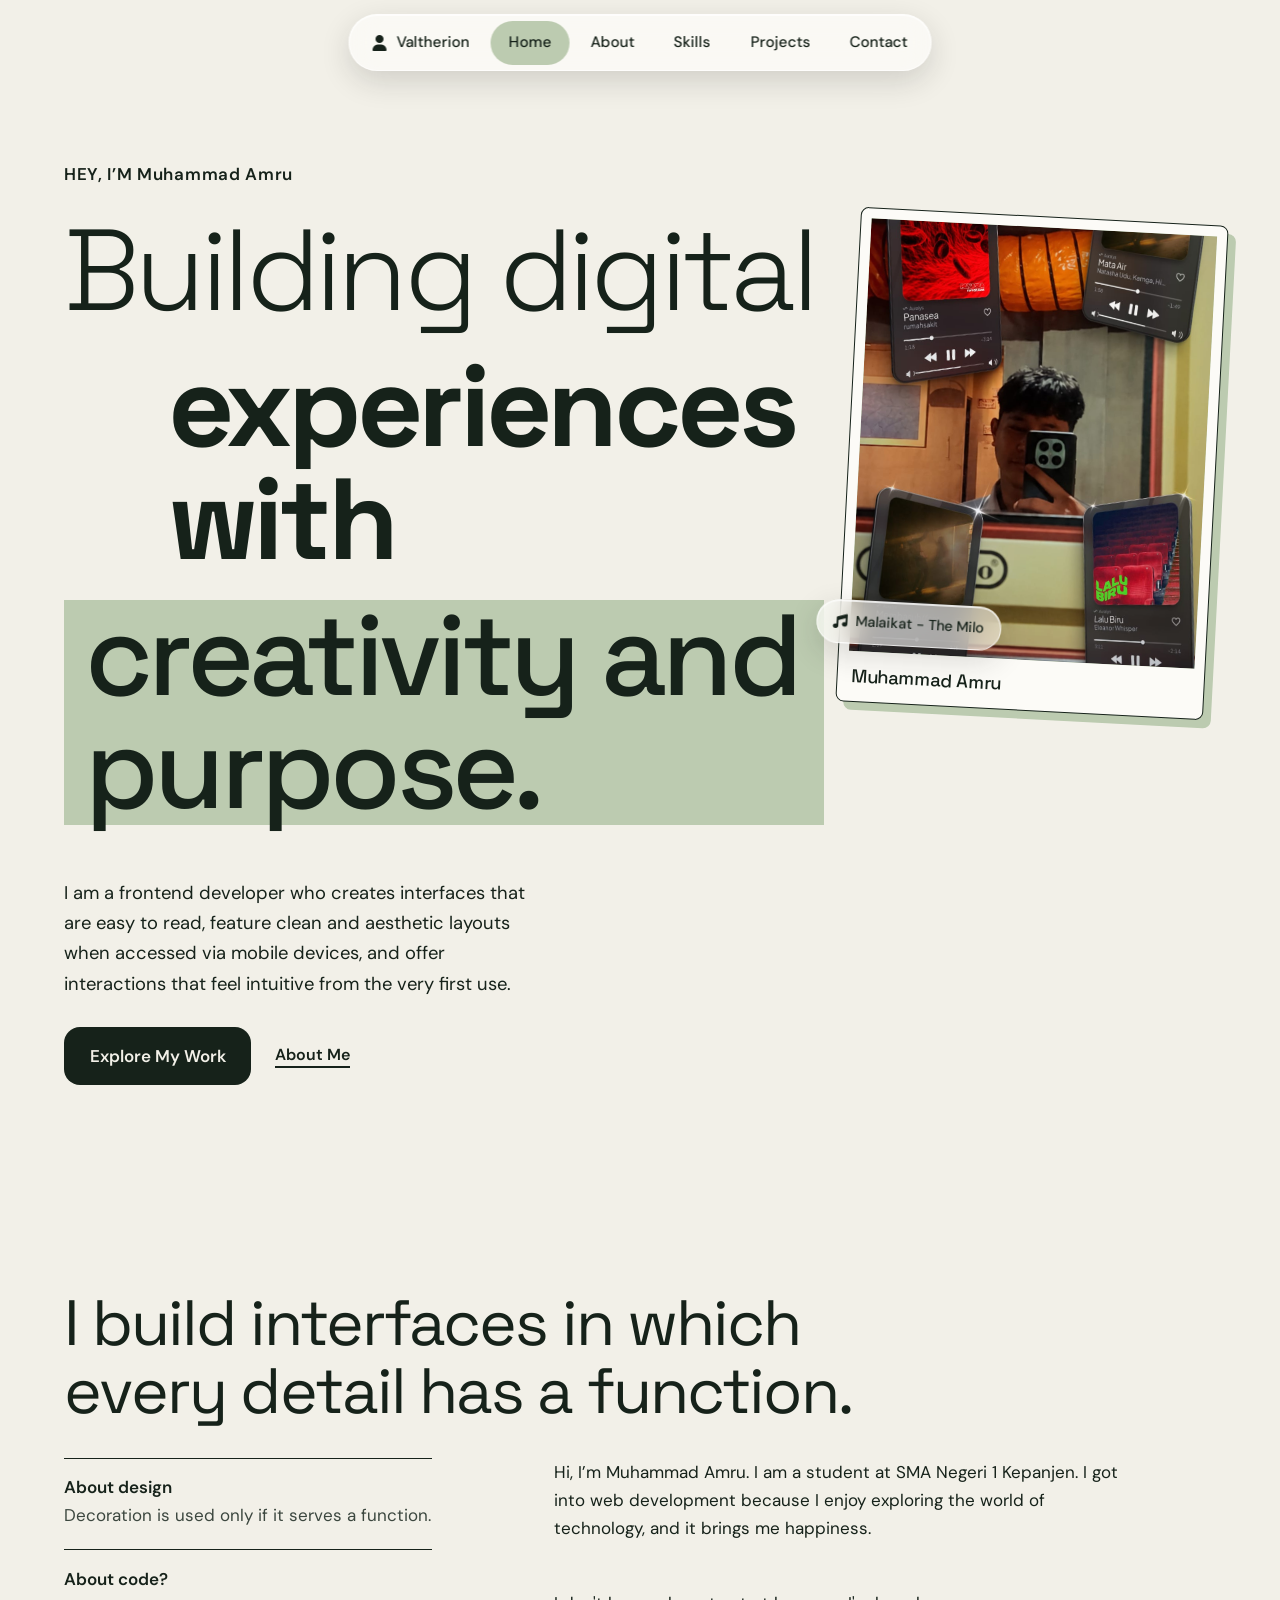
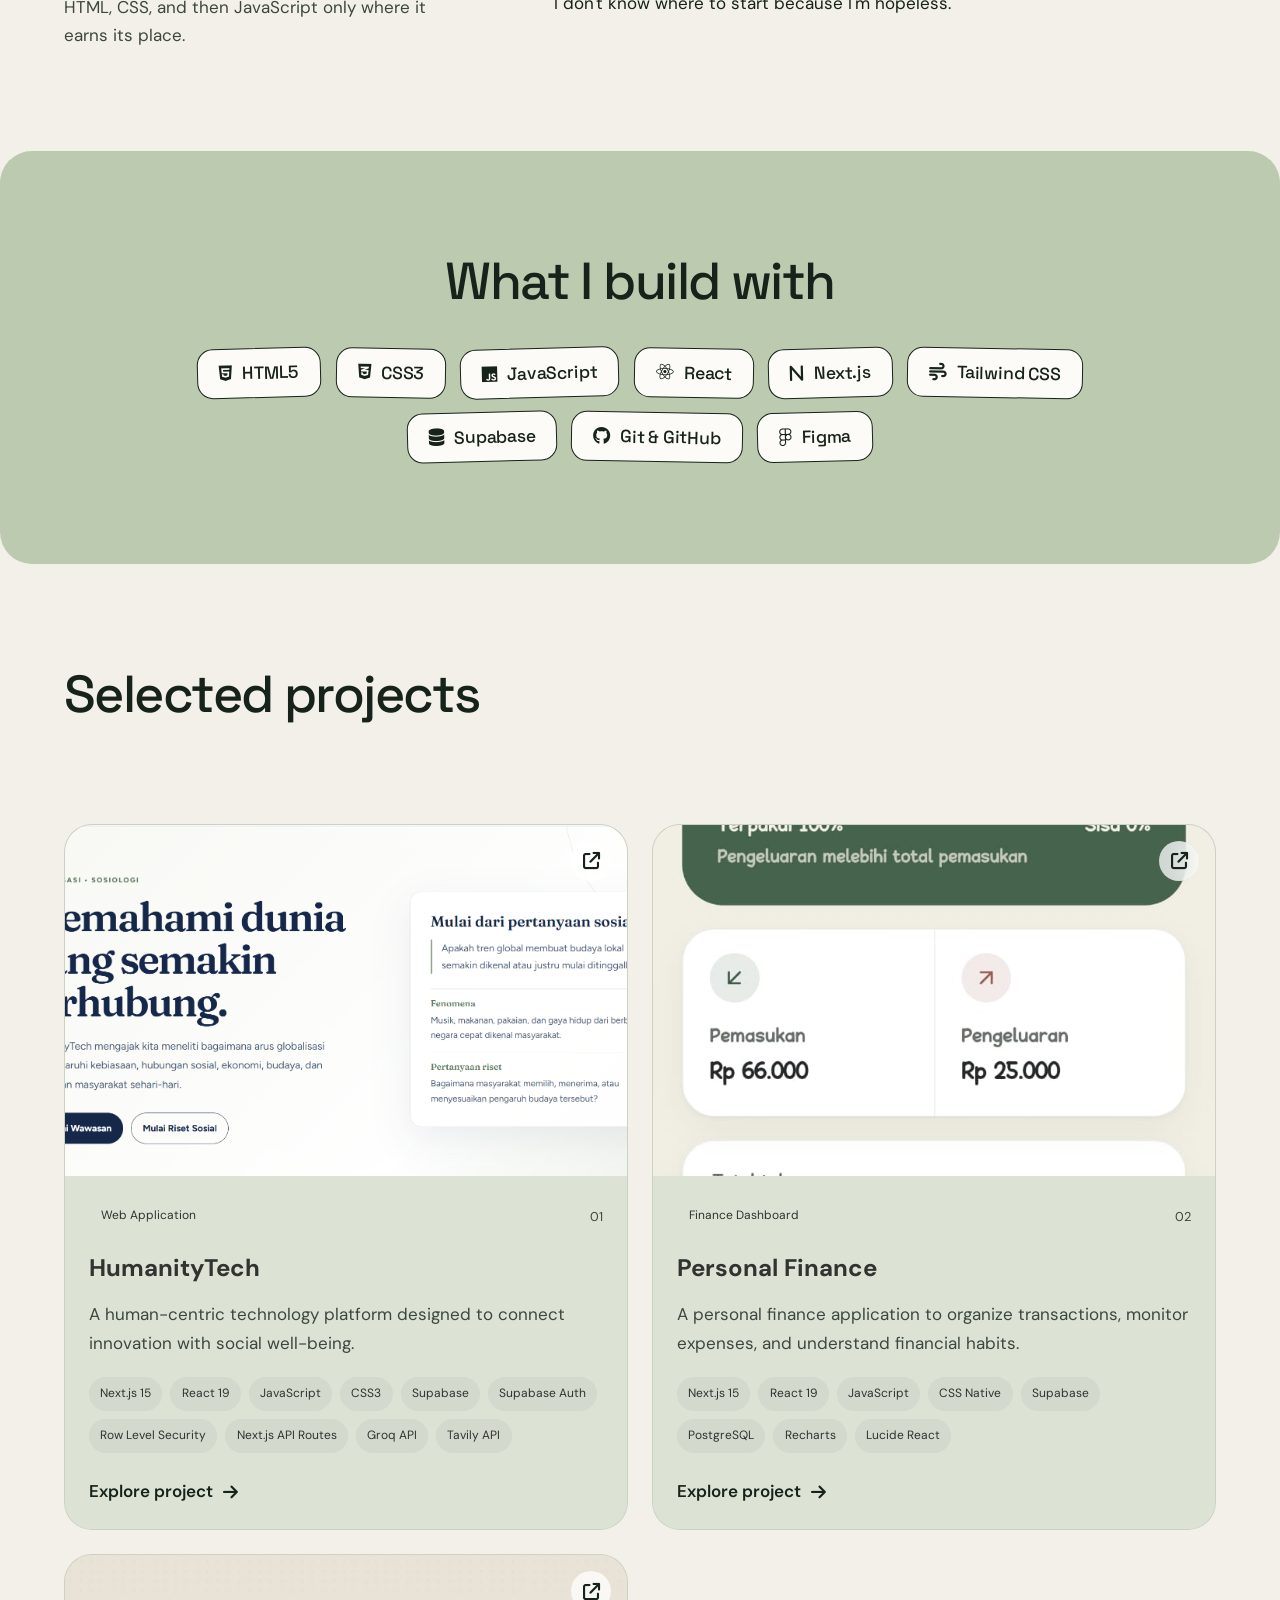
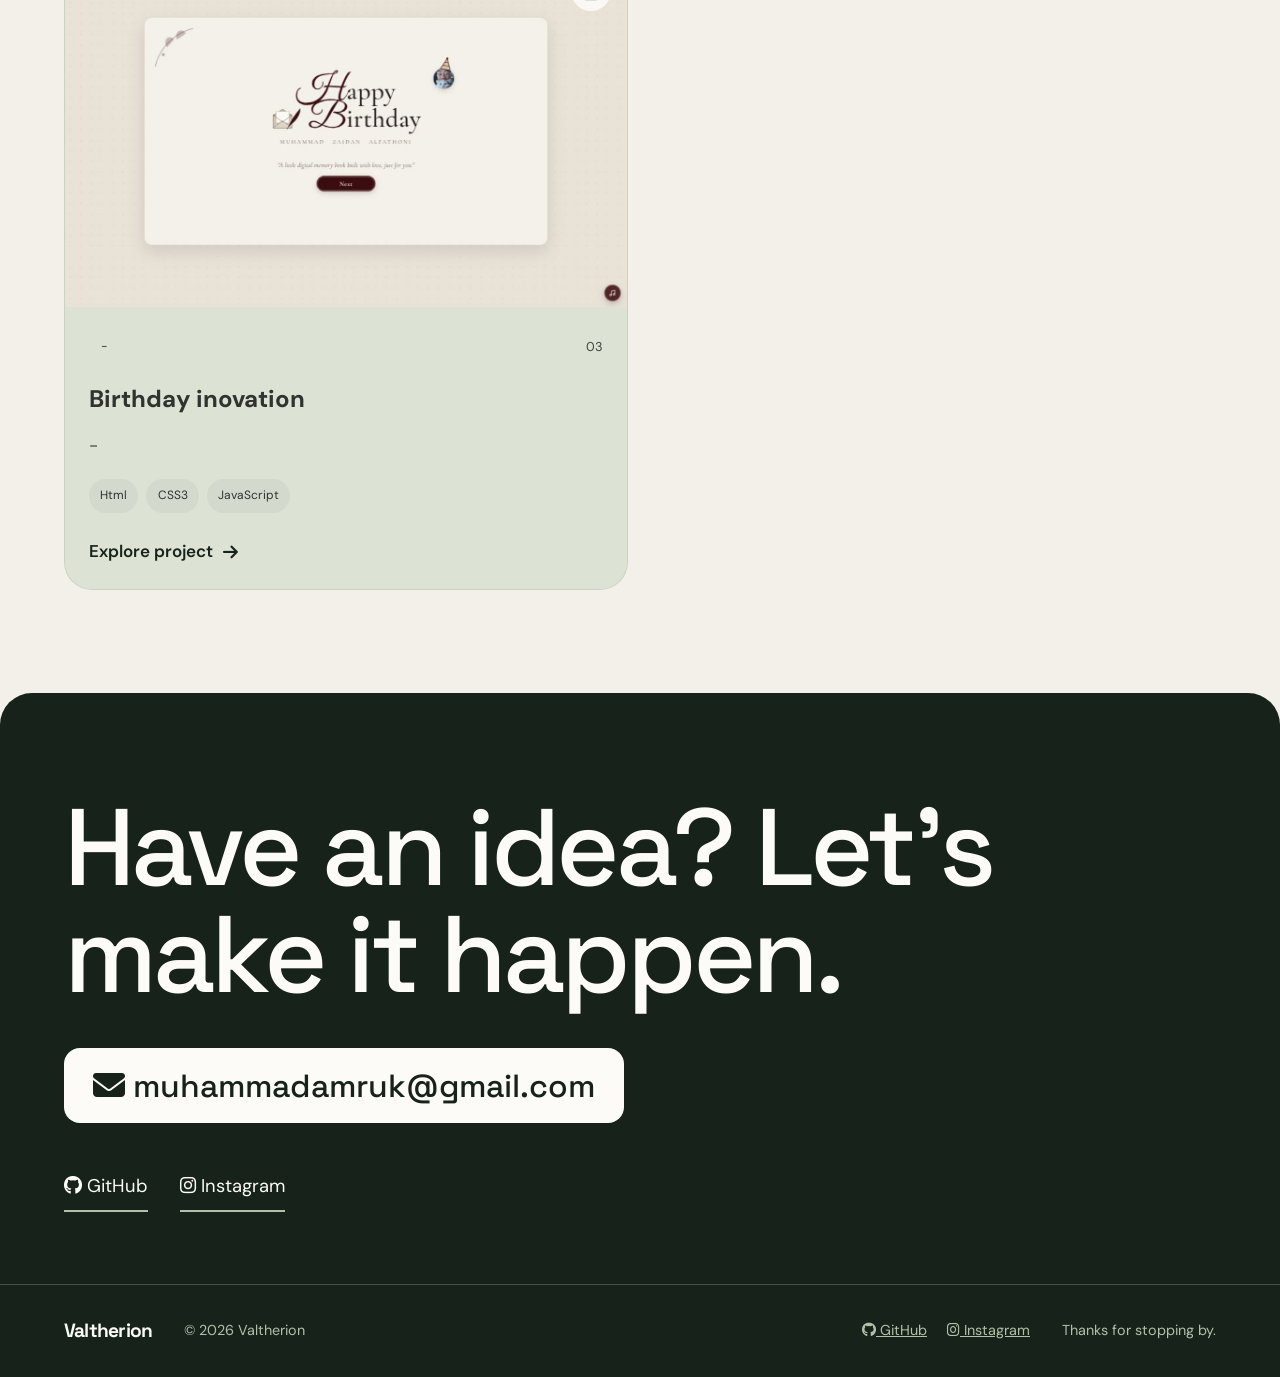
<file: index.html>
<!doctype html>
<html lang="en">
  <head>
    <meta charset="utf-8" />
    <meta
      name="viewport"
      content="width=device-width, initial-scale=1, viewport-fit=cover"
    />
    <title>Valtherion | Frontend Developer</title>
    <meta
      name="description"
      content="Portfolio of Valtherion, a frontend developer building digital experiences with creativity and purpose."
    />
    <meta name="theme-color" content="#F2F0E8" />
    <link rel="preconnect" href="https://fonts.googleapis.com" />
    <link rel="preconnect" href="https://fonts.gstatic.com" crossorigin />
    <link
      rel="stylesheet"
      href="https://fonts.googleapis.com/css2?family=Space+Grotesk:wght@300..700&family=DM+Sans:opsz,wght@9..40,300..700&display=swap"
    />
    <link rel="stylesheet" href="Css/styles.css" />
    <link
      rel="stylesheet"
      href="https://cdnjs.cloudflare.com/ajax/libs/font-awesome/6.7.2/css/all.min.css"
    />
    <script>
      document.documentElement.classList.add("js");
    </script>
    <script src="Js/script.js" defer></script>
  </head>

  <body>
    <a class="skip" href="#main">Skip to content</a>

    <nav class="dock" aria-label="Primary">
      <a class="dock__logo" href="#home" aria-label="Valtherion, home">
        <i class="fa-solid fa-user" aria-hidden="true"></i>
        Valtherion
      </a>
      <a href="#home"
        ><svg viewBox="0 0 24 24" aria-hidden="true">
          <path d="M4 11l8-7 8 7v9h-5v-6H9v6H4z" /></svg
        ><span>Home</span></a
      >
      <a href="#about"
        ><svg viewBox="0 0 24 24" aria-hidden="true">
          <circle cx="12" cy="8" r="4" />
          <path d="M4 21c1-4 4-6 8-6s7 2 8 6" /></svg
        ><span>About</span></a
      >
      <a href="#skills"
        ><svg viewBox="0 0 24 24" aria-hidden="true">
          <path d="M9 7l-5 5 5 5M15 7l5 5-5 5" /></svg
        ><span>Skills</span></a
      >
      <a href="#projects"
        ><svg viewBox="0 0 24 24" aria-hidden="true">
          <rect x="3" y="5" width="18" height="14" rx="3" />
          <path d="M3 10h18" /></svg
        ><span>Projects</span></a
      >
      <a href="#contact"
        ><svg viewBox="0 0 24 24" aria-hidden="true">
          <rect x="3" y="5" width="18" height="14" rx="3" />
          <path d="M4 7l8 6 8-6" /></svg
        ><span>Contact</span></a
      >
    </nav>

    <main id="main">
      <section class="hero" id="home">
        <p class="hero__hello">HEY, I’M Muhammad Amru</p>
        <h1 class="hero__title">
          <span class="line"><span style="--i: 0">Building digital</span></span>
          <span class="line"><span style="--i: 1">experiences with</span></span>
          <span class="line"
            ><span style="--i: 2">creativity and purpose.</span></span
          >
        </h1>
        <p class="hero__text">
          I am a frontend developer who creates interfaces that are easy to
          read, feature clean and aesthetic layouts when accessed via mobile
          devices, and offer interactions that feel intuitive from the very
          first use.
        </p>
        <div class="hero__actions">
          <a class="btn" href="#projects">Explore My Work</a>
          <a class="link" href="#about">About Me</a>
        </div>
        <figure class="portrait">
          <div class="portrait__frame">
            <span>Your photo here</span
            ><img
              src="asset/img/94703184-b3c8-4012-ac55-1d113bb50a33.jpg"
              alt="Portrait of Muhammad Amru"
              width="800"
              height="1000"
              decoding="async"
            />
          </div>
          <figcaption>Muhammad Amru</figcaption>
          <p class="portrait__chip">
            <i class="fa-solid fa-music" aria-hidden="true"></i>
            Malaikat - The Milo
          </p>
        </figure>
      </section>

      <section class="about" id="about" aria-labelledby="about-title">
        <h2 class="about__lead" id="about-title">
          I build interfaces in which every detail has a function.
        </h2>
        <div class="about__text reveal">
          <p>
            Hi, I’m Muhammad Amru. I am a student at SMA Negeri 1 Kepanjen. I
            got into web development because I enjoy exploring the world of
            technology, and it brings me happiness.
          </p>
          <p>I don't know where to start because I'm hopeless.</p>
        </div>
        <dl class="about__beliefs reveal">
          <div>
            <dt>About design</dt>
            <dd>Decoration is used only if it serves a function.</dd>
          </div>
          <div>
            <dt>About code?</dt>
            <dd>
              HTML, CSS, and then JavaScript only where it earns its place.
            </dd>
          </div>
        </dl>
      </section>

      <section class="skills" id="skills" aria-labelledby="skills-title">
        <h2 class="skills__title" id="skills-title">What I build with</h2>

        <ul class="chips">
          <li class="chip">
            <i class="fa-brands fa-html5" aria-hidden="true"></i>
            HTML5
          </li>

          <li class="chip">
            <i class="fa-brands fa-css3-alt" aria-hidden="true"></i>
            CSS3
          </li>

          <li class="chip">
            <i class="fa-brands fa-js" aria-hidden="true"></i>
            JavaScript
          </li>

          <li class="chip">
            <i class="fa-brands fa-react" aria-hidden="true"></i>
            React
          </li>

          <li class="chip">
            <i class="fa-solid fa-n" aria-hidden="true"></i>
            Next.js
          </li>

          <li class="chip">
            <i class="fa-solid fa-wind" aria-hidden="true"></i>
            Tailwind CSS
          </li>

          <li class="chip">
            <i class="fa-solid fa-database" aria-hidden="true"></i>
            Supabase
          </li>

          <li class="chip">
            <i class="fa-brands fa-github" aria-hidden="true"></i>
            Git &amp; GitHub
          </li>

          <li class="chip">
            <i class="fa-brands fa-figma" aria-hidden="true"></i>
            Figma
          </li>
        </ul>
      </section>

      <section class="projects" id="projects" aria-labelledby="projects-title">
        <h2 class="projects__title" id="projects-title">Selected projects</h2>

        <div class="projects__grid">
          <article class="project-card">
            <a
              href="https://humanitytech.vercel.app/"
              target="_blank"
              rel="noopener noreferrer"
              class="project-card__image"
            >
              <img
                src="asset/img/humanitytech.png"
                alt="HumanityTech website preview"
                loading="lazy"
              />
              <span class="project-card__arrow">
                <i class="fa-solid fa-arrow-up-right-from-square"></i>
              </span>
            </a>

            <div class="project-card__content">
              <div class="project-card__top">
                <span class="project-card__category">Web Application</span>
                <span class="project-card__number">01</span>
              </div>

              <h3 class="project-card__title">HumanityTech</h3>

              <p class="project-card__description">
                A human-centric technology platform designed to connect
                innovation with social well-being.
              </p>

              <ul class="project-card__stack">
                <li>Next.js 15</li>
                <li>React 19</li>
                <li>JavaScript</li>
                <li>CSS3</li>
                <li>Supabase</li>
                <li>Supabase Auth</li>
                <li>Row Level Security</li>
                <li>Next.js API Routes</li>
                <li>Groq API</li>
                <li>Tavily API</li>
              </ul>

              <a
                href="https://humanitytech.vercel.app/"
                target="_blank"
                rel="noopener noreferrer"
                class="project-card__link"
              >
                Explore project
                <i class="fa-solid fa-arrow-right"></i>
              </a>
            </div>
          </article>

          <article class="project-card">
            <a
              href="./page/prank.html"
              target="_blank"
              rel="noopener noreferrer"
              class="project-card__image"
            >
              <img
                src="asset/img/personal-finance.jpg"
                alt="Personal Finance website preview"
                loading="lazy"
              />
              <span class="project-card__arrow">
                <i class="fa-solid fa-arrow-up-right-from-square"></i>
              </span>
            </a>

            <div class="project-card__content">
              <div class="project-card__top">
                <span class="project-card__category">Finance Dashboard</span>
                <span class="project-card__number">02</span>
              </div>

              <h3 class="project-card__title">Personal Finance</h3>

              <p class="project-card__description">
                A personal finance application to organize transactions, monitor
                expenses, and understand financial habits.
              </p>

              <ul class="project-card__stack">
                <li>Next.js 15</li>
                <li>React 19</li>
                <li>JavaScript</li>
                <li>CSS Native</li>
                <li>Supabase</li>
                <li>PostgreSQL</li>
                <li>Recharts</li>
                <li>Lucide React</li>
              </ul>

              <a
                href="./page/prank.html"
                target="_blank"
                rel="noopener noreferrer"
                class="project-card__link"
              >
                Explore project
                <i class="fa-solid fa-arrow-right"></i>
              </a>
            </div>
          </article>

          <article class="project-card">
            <a
              href="https://birthday-invitation-chi-six.vercel.app/"
              target="_blank"
              rel="noopener noreferrer"
              class="project-card__image"
            >
              <img
                src="asset/img/birthday.jpg"
                alt="Birthday inovation"
                loading="lazy"
              />
              <span class="project-card__arrow">
                <i class="fa-solid fa-arrow-up-right-from-square"></i>
              </span>
            </a>

            <div class="project-card__content">
              <div class="project-card__top">
                <span class="project-card__category">-</span>
                <span class="project-card__number">03</span>
              </div>

              <h3 class="project-card__title">Birthday inovation</h3>

              <p class="project-card__description">
                -
              </p>

              <ul class="project-card__stack">
                <li>Html</li>
                <li>CSS3</li>
                <li>JavaScript</li>
              </ul>

              <a
                href="https://birthday-invitation-chi-six.vercel.app/"
                target="_blank"
                rel="noopener noreferrer"
                class="project-card__link"
              >
                Explore project
                <i class="fa-solid fa-arrow-right"></i>
              </a>
            </div>
          </article>
        </div>
      </section>

      <section class="contact" id="contact" aria-labelledby="contact-title">
        <h2 class="contact__title" id="contact-title">
          Have an idea? Let’s make it happen.
        </h2>
        <a class="btn btn--big" href="mailto:muhammadamruk@gmail.com">
          <i class="fa-solid fa-envelope"></i>
          muhammadamruk@gmail.com
        </a>
        <ul class="socials" aria-label="Social links">
          <li>
            <a href="https://github.com/Amruu1" rel="noopener">
              <i class="fa-brands fa-github"></i>
              GitHub</a
            >
          </li>
          <li>
            <a
              href="https://www.instagram.com/xyzzooraa?dmpr=Mjl5dTVoajR6Y3Rx"
              rel="noopener"
            >
              <i class="fa-brands fa-instagram"></i>
              Instagram</a
            >
          </li>
        </ul>
      </section>
    </main>

    <footer class="footer">
      <a class="footer__logo" href="#home" aria-label="Back to top"
        >Valtherion</a
      >
      <p>© 2026 Valtherion</p>
      <ul class="footer__social">
        <li>
          <a href="https://github.com/Amruu1" rel="noopener">
            <i class="fa-brands fa-github"></i>
            GitHub</a
          >
        </li>
        <li>
          <a
            href="https://www.instagram.com/xyzzooraa?dmpr=Mjl5dTVoajR6Y3Rx"
            rel="noopener"
          >
            <i class="fa-brands fa-instagram"></i>
            Instagram</a
          >
        </li>
      </ul>
      <p>Thanks for stopping by.</p>
    </footer>
</body>
</html>
</file>
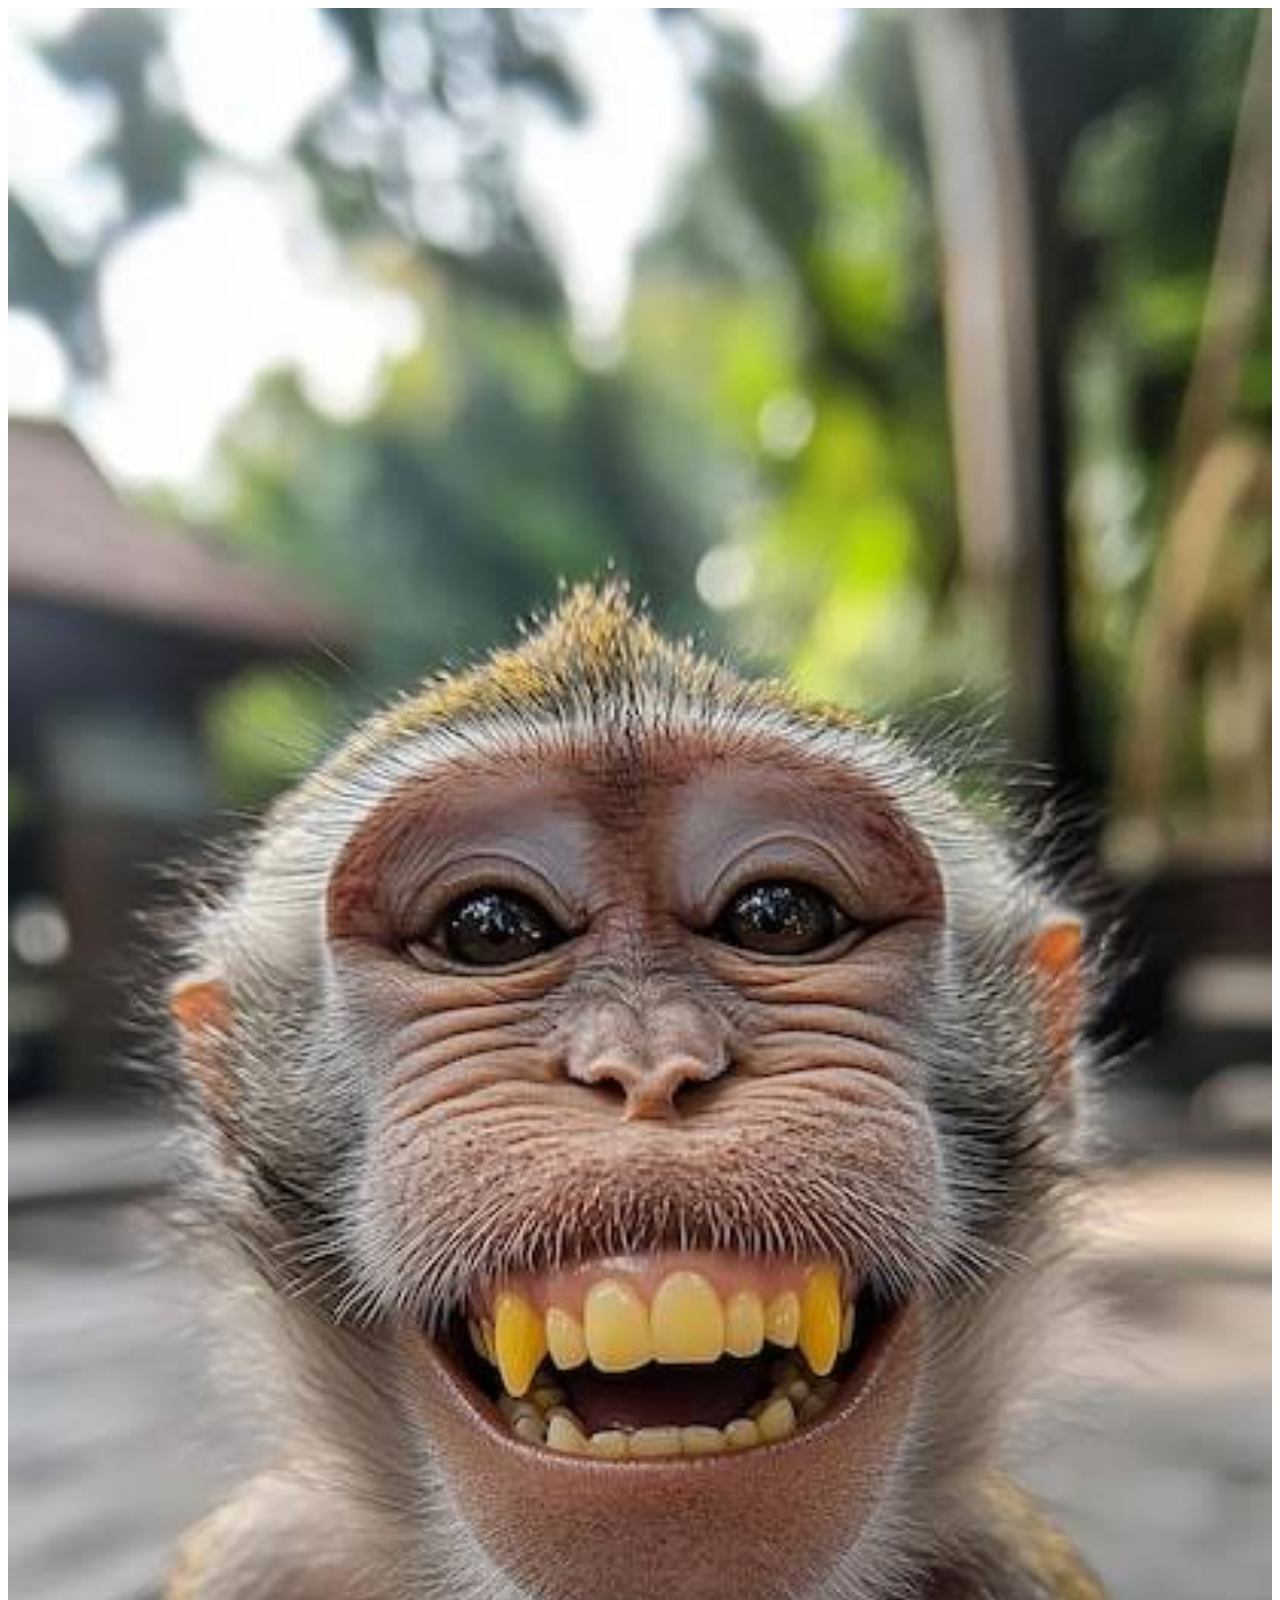
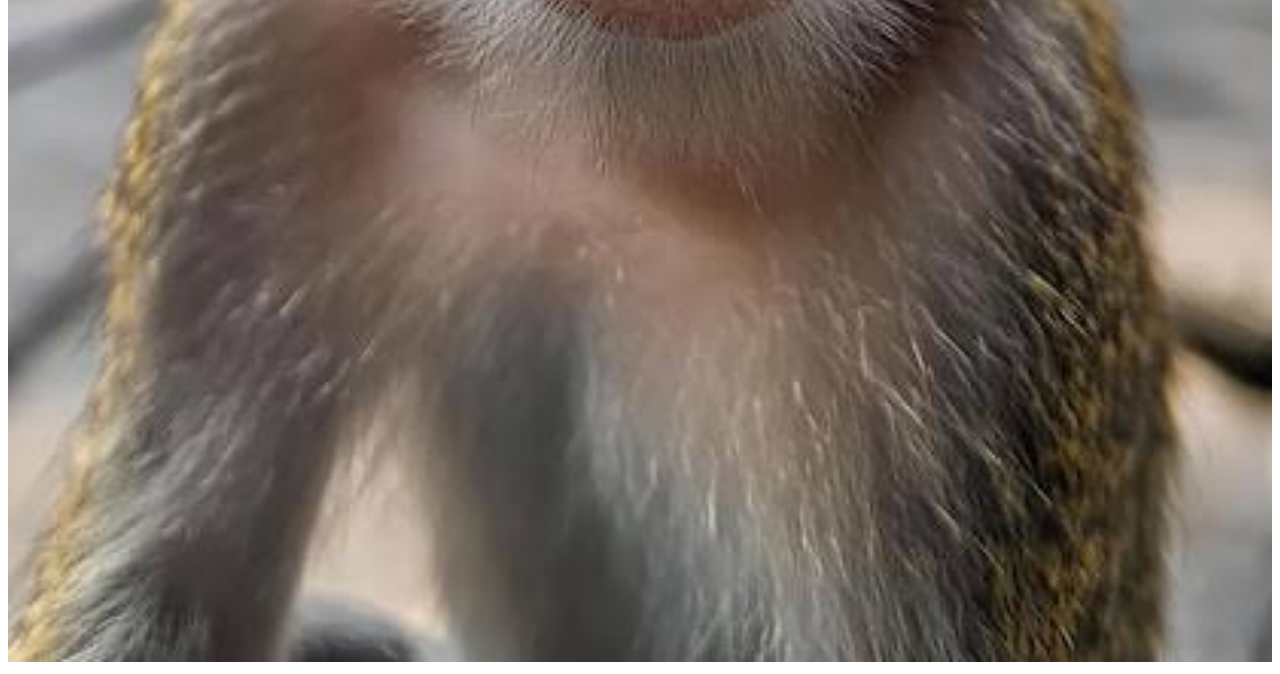
<file: page/prank.html>
<!doctype html>
<html lang="en">
  <head>
    <meta charset="UTF-8" />
    <meta name="viewport" content="width=device-width, initial-scale=1.0" />
    <title>Valtherion | Frontend Developer</title>
  </head>
  <body>
    <img
      src="../asset/img/images.jpg"
      alt="Prank Image"
      style="width: 100%; height: auto"
    />
  </body>
</html>
</file>
<file: Css/styles.css>
/* Space Grotesk speaks in headings at varied weights; DM Sans carries navigation, buttons, and reading text. */
:root {
  --base: #f2f0e8;
  --sage: #bccbb0;
  --ink: #16221a;
  --muted: #3c473f;
  --soft: #b3c0a9;
  --white: #fcfbf7;
  --font-display:
    "Space Grotesk", "Helvetica Neue", Arial, system-ui, sans-serif;
  --font-body:
    "DM Sans", system-ui, -apple-system, "Segoe UI", Roboto, sans-serif;
  --pad: clamp(20px, 5vw, 72px);
  --gap: clamp(3rem, 8vw, 7rem);
  --r-s: 8px;
  --r-m: 16px;
  --r-l: 32px;
  --ease: cubic-bezier(0.2, 0.7, 0.2, 1);
  --glass: rgba(255, 255, 255, 0.58);
  --glass-edge: rgba(255, 255, 255, 0.7);
  --glass-shadow: 0 10px 30px rgba(29, 28, 31, 0.16);
}

*,
*::before,
*::after {
  box-sizing: border-box;
}
html {
  -webkit-text-size-adjust: 100%;
}
@media (prefers-reduced-motion: no-preference) {
  html {
    scroll-behavior: smooth;
  }
}
body {
  margin: 0;
  background: var(--base);
  color: var(--ink);
  font: 400 1.0625rem/1.65 var(--font-body);
  overflow-x: clip;
  font-synthesis: none;
}
h1,
h2,
h3,
p,
ul,
dl,
dd,
figure {
  margin: 0;
}
ul {
  padding: 0;
  list-style: none;
}
a {
  color: inherit;
}
a[href],
button {
  cursor: pointer;
}
:focus-visible {
  outline: 3px solid var(--ink);
  outline-offset: 3px;
  border-radius: var(--r-s);
}
section[id] {
  scroll-margin-top: 5.5rem;
}
.sr,
.skip:not(:focus) {
  position: absolute;
  width: 1px;
  height: 1px;
  overflow: hidden;
  clip-path: inset(50%);
  white-space: nowrap;
}
.skip:focus {
  position: fixed;
  left: 1rem;
  top: 1rem;
  z-index: 40;
  padding: 0.6rem 1rem;
  background: var(--ink);
  color: var(--base);
  border-radius: var(--r-s);
}

.btn {
  display: inline-block;
  padding: 0.95rem 1.6rem;
  background: var(--ink);
  color: var(--base);
  border-radius: var(--r-m);
  font-weight: 600;
  text-decoration: none;
  transition:
    background-color 0.25s,
    color 0.25s,
    transform 0.25s var(--ease);
}
.btn:hover {
  background: var(--sage);
  color: var(--ink);
  transform: translateY(-2px);
}
.btn:active {
  transform: translateY(0);
}
.link {
  padding: 0 0 1px;
  border: 0;
  border-bottom: 2px solid currentColor;
  font: 600 1rem var(--font-body);
  color: inherit;
  text-decoration: none;
  background: linear-gradient(var(--sage), var(--sage)) 0 100% / 0 100%
    no-repeat;
  transition: background-size 0.25s var(--ease);
}
.link:hover {
  background-size: 100% 100%;
}

/* Glass: used on the nav and the project dialog only. Everything else stays solid. */
.dock,
.dialog__panel,
.portrait__chip {
  background: rgba(255, 255, 255, 0.94);
  border: 1px solid var(--glass-edge);
  box-shadow: var(--glass-shadow);
}
@supports (backdrop-filter: blur(1px)) or (-webkit-backdrop-filter: blur(1px)) {
  .dock,
  .dialog__panel,
  .portrait__chip {
    background: var(--glass);
    -webkit-backdrop-filter: blur(14px) saturate(1.5);
    backdrop-filter: blur(14px) saturate(1.5);
    box-shadow:
      inset 0 1px 0 var(--glass-edge),
      var(--glass-shadow);
  }
}

.dock {
  position: fixed;
  z-index: 30;
  top: 14px;
  left: 50%;
  transform: translateX(-50%);
  display: flex;
  align-items: center;
  gap: 0.25rem;
  padding: 0.35rem;
  border-radius: 999px;
}
.dock a {
  display: grid;
  place-items: center;
  min-height: 44px;
  padding: 0 1.1rem;
  border-radius: 999px;
  text-decoration: none;
  font-weight: 500;
  font-size: 0.95rem;
  transition: background-color 0.25s;
}
.dock a:hover {
  background: rgba(255, 255, 255, 0.5);
}
.dock a[aria-current="true"] {
  background: var(--sage);
}
.dock__logo {
  display: flex !important;
  flex-direction: row !important;
  align-items: center !important;
  justify-content: center;
  gap: 0.6rem;
  white-space: nowrap;
}
.dock__logo i {
  font-size: 1rem;
}
.dock svg {
  display: none;
  width: 22px;
  height: 22px;
  fill: none;
  stroke: currentColor;
  stroke-width: 1.8;
  stroke-linecap: round;
  stroke-linejoin: round;
}

/* Hero */
.hero {
  display: grid;
  grid-template-columns: repeat(12, 1fr);
  column-gap: 1.5rem;
  align-items: start;
  padding: clamp(6.5rem, 14vw, 10rem) var(--pad) var(--gap);
}
.hero > * {
  position: relative;
}
.hero__hello {
  grid-column: 1 / -1;
  font-weight: 600;
  letter-spacing: 0.04em;
  margin-bottom: 1.25rem;
}
.hero__title {
  grid-column: 1 / span 8;
  grid-row: 2;
  font: 500 clamp(2.4rem, 9vw, 8rem) / 0.98 var(--font-display);
  letter-spacing: -0.04em;
}
.hero__title .line {
  display: block;
  overflow: hidden;
  padding: 0.06em 0 0.14em;
}
.hero__title .line > span {
  display: inline-block;
}
.hero__title .line:nth-child(2) {
  padding-left: 0.9em;
}
.hero__title .line:nth-child(3) > span {
  padding: 0 0.18em;
  background: var(--sage);
  -webkit-box-decoration-break: clone;
  box-decoration-break: clone;
}
.hero__text {
  grid-column: 1 / span 6;
  max-width: 30rem;
  margin-top: 2.25rem;
  font-size: 1.15rem;
}
.hero__actions {
  grid-column: 1 / span 6;
  display: flex;
  flex-wrap: wrap;
  align-items: center;
  gap: 1.5rem;
  margin-top: 1.75rem;
}
.hero__title .line:nth-child(1) > span {
  font-weight: 300;
}
.hero__title .line:nth-child(2) > span {
  font-weight: 700;
}
.portrait {
  grid-column: 9 / span 4;
  grid-row: 2 / span 3;
  position: relative;
  margin: 0.5rem 0 0;
  padding: 0.6rem;
  background: var(--white);
  border: 1px solid var(--ink);
  border-radius: var(--r-s);
  box-shadow: 8px 8px 0 var(--sage);
  transform: rotate(3deg);
  transition: transform 0.4s var(--ease);
}
.portrait:hover {
  transform: rotate(0);
}
.portrait__frame {
  position: relative;
  display: grid;
  place-items: center;
  aspect-ratio: 4 / 5;
  overflow: hidden;
  background: var(--sage);
  color: var(--muted);
  font-size: 0.9rem;
}
.portrait__frame img {
  position: absolute;
  inset: 0;
  width: 100%;
  height: 100%;
  object-fit: cover;
}
.portrait figcaption {
  padding: 0.8rem 0.25rem 0.3rem;
  font: 500 1.15rem var(--font-display);
  letter-spacing: -0.02em;
}
.portrait__chip {
  position: absolute;
  left: -1.5rem;
  bottom: 3.6rem;
  display: flex;
  align-items: center;
  gap: 0.5rem;
  margin: 0;
  padding: 0.55rem 1rem;
  border-radius: 999px;
  font-size: 0.9rem;
  font-weight: 500;
}
.portrait__chip {
  white-space: nowrap;
  z-index: 2;
}
.portrait__chip i {
  width: auto;
  height: auto;
  background: none;
  box-shadow: none;
  border-radius: 0;
  font-size: 0.9rem;
  flex-shrink: 0;
}

/* About */
.about {
  display: grid;
  grid-template-columns: repeat(12, 1fr);
  gap: 2rem 1.5rem;
  padding: var(--gap) var(--pad);
}
.about__lead {
  grid-column: 1 / span 9;
  font: 400 clamp(2rem, 5vw, 4.25rem) / 1.06 var(--font-display);
  letter-spacing: -0.03em;
}
.about__text {
  grid-column: 6 / span 6;
  grid-row: 2;
  display: grid;
  gap: 1rem;
  max-width: 36rem;
}
.about__beliefs {
  grid-column: 1 / span 4;
  grid-row: 2;
  display: grid;
  gap: 1.25rem;
  align-self: start;
}
.about__beliefs > div {
  padding-top: 0.9rem;
  border-top: 1px solid var(--ink);
}
.about__beliefs dt {
  font-weight: 600;
}
.about__beliefs dd {
  color: var(--muted);
}

/* Skills: lavender band so the glass nav has color to refract when it passes over */
.skills {
  padding: var(--gap) var(--pad);
  background: var(--sage);
  border-radius: var(--r-l);
}
.skills__title {
  margin-bottom: 2.5rem;
  font: 500 clamp(1.9rem, 4.8vw, 3.25rem) / 1.05 var(--font-display);
  letter-spacing: -0.03em;
}
.skills__title {
  text-align: center;
}
.chips {
  display: flex;
  flex-wrap: wrap;
  justify-content: center;
  gap: 0.9rem;
  max-width: 56rem;
  margin: 0 auto;
}
.chip {
  display: inline-flex;
  align-items: center;
  gap: 0.65rem;
  padding: 0.8rem 1.3rem;
  background: var(--white);
  border: 1px solid var(--ink);
  border-radius: var(--r-m);
  font: 500 1.1rem var(--font-display);
  letter-spacing: -0.01em;
  transition:
    transform 0.3s var(--ease),
    background-color 0.25s,
    color 0.25s;
}
.chip svg {
  width: 24px;
  height: 24px;
  fill: none;
  stroke: currentColor;
  stroke-width: 1.6;
  stroke-linecap: round;
  stroke-linejoin: round;
}
.chip:nth-child(odd) {
  transform: rotate(-1.5deg);
}
.chip:nth-child(even) {
  transform: rotate(1deg);
}
.chip:hover {
  transform: rotate(0) translateY(-3px);
  background: var(--ink);
  color: var(--base);
}

/* Projects: three compositions */
.projects {
  padding: var(--gap) var(--pad);
}
.projects__title {
  font: 500 clamp(1.9rem, 4.8vw, 3.25rem) / 1.05 var(--font-display);
  letter-spacing: -0.03em;
  margin-bottom: var(--gap);
}
.project {
  display: grid;
  grid-template-columns: repeat(12, 1fr);
  gap: 1.5rem;
  align-items: end;
}
.project + .project {
  margin-top: var(--gap);
}
.project__shot {
  position: relative;
  overflow: hidden;
  border-radius: 24px;
  text-decoration: none;
}
.project__shot img {
  display: block;
  width: 100%;
  height: 100%;
  object-fit: cover;
  transition: transform 0.5s var(--ease);
}
.project__shot:hover img {
  transform: scale(1.04);
}
.project:focus-within .project__shot {
  transform: translateY(-6px);
}
.project__body {
  display: grid;
  gap: 0.9rem;
  justify-items: start;
}
.project__body > p {
  max-width: 30ch;
  color: var(--muted);
}
.project__name {
  font: 600 clamp(1.8rem, 3.8vw, 2.8rem) / 1.08 var(--font-display);
  letter-spacing: -0.025em;
  background: linear-gradient(var(--sage), var(--sage)) 0 90% / 0 0.4em
    no-repeat;
  transition: background-size 0.35s var(--ease);
}
.project:hover .project__name,
.project:focus-within .project__name {
  background-size: 100% 0.4em;
}
.stack {
  display: flex;
  flex-wrap: wrap;
  gap: 0.4rem 1.1rem;
  font-size: 0.95rem;
}
.stack li + li::before {
  content: "/";
  margin-right: 1.1rem;
  color: var(--muted);
}
.project--wide .project__shot {
  grid-column: 1 / span 8;
  aspect-ratio: 16 / 10;
  background: var(--white);
}
.project--wide .project__body {
  grid-column: 9 / -1;
}
.project--tall .project__body {
  grid-column: 1 / span 5;
  align-self: center;
}
.project--tall .project__shot {
  grid-column: 7 / span 4;
  aspect-ratio: 3 / 4;
  background: var(--sage);
}
/* PROJECT CARDS */
.projects__grid {
  display: grid;
  grid-template-columns: repeat(2, minmax(0, 1fr));
  gap: 1.5rem;
}

.project-card {
  overflow: hidden;
  border: 1px solid rgba(48, 51, 47, 0.1);
  border-radius: 28px;
  background: #DCE3D5;
  transition:
    transform 0.35s ease,
    box-shadow 0.35s ease;
}

.project-card:hover {
  transform: translateY(-6px);
  box-shadow: 0 18px 45px rgba(0, 0, 0, 0.06);
}

/* IMAGE */
.project-card__image {
  position: relative;
  display: block;
  overflow: hidden;
  aspect-ratio: 16 / 10;
  background: var(--sage);
}

.project-card__image img {
  display: block;
  width: 100%;
  height: 100%;
  object-fit: cover;
  transition: transform 0.5s ease;
}

.project-card:hover .project-card__image img {
  transform: scale(1.04);
}

.project-card__arrow {
  position: absolute;
  top: 1rem;
  right: 1rem;
  display: grid;
  place-items: center;
  width: 40px;
  height: 40px;
  border-radius: 50%;
  background: rgba(255, 255, 255, 0.75);
  backdrop-filter: blur(12px);
  color: var(--ink);
  transition: transform 0.3s ease;
}

.project-card:hover .project-card__arrow {
  transform: rotate(45deg);
}

/* CONTENT */
.project-card__content {
  padding: 1.5rem;
  background-color: #DCE3D5;
  color: #30332F;
}

.project-card__top {
  display: flex;
  justify-content: space-between;
  align-items: center;
  margin-bottom: 1rem;
}

.project-card__category {
  padding: 0.4rem 0.75rem;
  border: 1px solid var(--border);
  border-radius: 999px;
  font-size: 0.75rem;
}

.project-card__number {
  color: var(--muted);
  font-size: 0.8rem;
}

.project-card__title {
  margin: 0;
  font-size: 1.5rem;
}

.project-card__description {
  margin: 0.75rem 0 1.2rem;
  color: var(--muted);
  line-height: 1.7;
}

/* STACK */
.project-card__stack {
  display: flex;
  flex-wrap: wrap;
  gap: 0.5rem;
  padding: 0;
  margin: 0 0 1.5rem;
  list-style: none;
}

.project-card__stack li {
  padding: 0.45rem 0.7rem;
  border-radius: 999px;
  background: var(--surface-soft, rgba(128, 128, 128, 0.1));
  font-size: 0.75rem;
}

/* LINK */
.project-card__link {
  display: inline-flex;
  align-items: center;
  gap: 0.6rem;
  color: var(--ink);
  text-decoration: none;
  font-weight: 600;
}

.project-card__link i {
  transition: transform 0.25s ease;
}

.project-card__link:hover i {
  transform: translateX(5px);
}

/* MOBILE */
@media (max-width: 768px) {
  .projects__grid {
    grid-template-columns: 1fr;
    gap: 1.2rem;
  }

  .project-card {
    border-radius: 22px;
  }

  .project-card__content {
    padding: 1.2rem;
  }

  .project-card__title {
    font-size: 1.35rem;
  }
}

/* Certificates */

/* Contact and footer: the one dark moment */
.contact,
.footer {
  background: var(--ink);
  color: var(--white);
}
.contact {
  padding: var(--gap) var(--pad) clamp(2.5rem, 6vw, 4.5rem);
  border-radius: var(--r-l) var(--r-l) 0 0;
}
.contact__title {
  max-width: 14ch;
  margin-bottom: 2.5rem;
  font: 500 clamp(2.5rem, 8.5vw, 7.5rem) / 0.98 var(--font-display);
  letter-spacing: -0.04em;
}
.btn--big {
  padding: 1.1rem 1.8rem;
  background: var(--white);
  color: var(--ink);
  font: 500 clamp(1.1rem, 3.4vw, 2rem) var(--font-display);
  overflow-wrap: anywhere;
}
.btn--big:hover {
  background: var(--base);
}
.socials {
  display: flex;
  flex-wrap: wrap;
  gap: 0.5rem 2rem;
  margin-top: 2.5rem;
  font-size: 1.15rem;
}
.socials a {
  display: inline-block;
  padding: 0.5rem 0;
  text-decoration: none;
  border-bottom: 2px solid var(--soft);
  transition: border-color 0.25s;
}
.socials a:hover {
  border-color: var(--white);
}
.footer {
  display: flex;
  flex-wrap: wrap;
  align-items: center;
  gap: 0.75rem 2rem;
  padding: 1.5rem var(--pad);
  border-top: 1px solid rgba(255, 255, 255, 0.2);
  color: var(--soft);
  font-size: 0.9rem;
}
.footer__logo {
  display: grid;
  place-items: center;
  min-width: 44px;
  height: 44px;
  color: var(--white);
  font: 700 1.2rem var(--font-display);
  letter-spacing: -0.04em;
  text-decoration: none;
}
.footer__social {
  display: flex;
  gap: 1.25rem;
  margin-left: auto;
}
.footer__social a {
  display: inline-block;
  padding: 0.6rem 0;
}
.footer__social a:hover {
  color: var(--white);
}
.contact :focus-visible,
.footer :focus-visible {
  outline-color: var(--white);
}

/* Dialog */
.dialog {
  width: min(32rem, calc(100% - 2rem));
  padding: 0;
  border: 0;
  background: none;
  color: var(--ink);
  overflow: visible;
}
.dialog::backdrop {
  background: rgba(29, 28, 31, 0.4);
}
.dialog__panel {
  padding: 2rem;
  border-radius: var(--r-l);
}
.dialog__body {
  display: grid;
  gap: 1rem;
  margin-top: 1rem;
}
.dialog__body h3 {
  font: 600 2rem / 1.08 var(--font-display);
  letter-spacing: -0.025em;
}
.dialog__body .links {
  display: flex;
  flex-wrap: wrap;
  align-items: center;
  gap: 0.5rem 1.5rem;
}
.dialog__body .soon {
  color: var(--muted);
  font-size: 0.95rem;
}
.dialog__close {
  float: right;
  min-height: 44px;
  padding: 0 1rem;
  background: rgba(255, 255, 255, 0.5);
  border: 1px solid var(--ink);
  border-radius: var(--r-m);
  font: 600 0.95rem var(--font-body);
  color: var(--ink);
  transition: background-color 0.25s;
}
.dialog__close:hover {
  background: var(--sage);
}
.dialog[open] .dialog__panel {
  animation: pop 0.3s var(--ease);
}
@keyframes pop {
  from {
    opacity: 0;
    transform: translateY(12px) scale(0.98);
  }
}

/* Motion: one headline sequence, one reveal for frames and text */
.js .hero__title .line > span {
  transform: translateY(105%);
  animation: rise 0.9s var(--ease) forwards;
  animation-delay: calc(var(--i) * 100ms);
}
@keyframes rise {
  to {
    transform: none;
  }
}
.js .reveal {
  opacity: 0;
  transform: translateY(24px);
  transition:
    opacity 0.8s var(--ease),
    transform 0.8s var(--ease);
}
.js .reveal.is-in {
  opacity: 1;
  transform: none;
}
@media (prefers-reduced-motion: reduce) {
  *,
  *::before,
  *::after {
    animation: none !important;
    transition: none !important;
  }
  .js .hero__title .line > span,
  .js .reveal {
    transform: none;
    opacity: 1;
  }
}

/* Mobile: the dock becomes a floating bottom bar with icons and labels */
@media (max-width: 860px) {
  body {
    padding-bottom: calc(5.5rem + env(safe-area-inset-bottom));
  }
  .dock {
    top: auto;
    bottom: calc(10px + env(safe-area-inset-bottom));
    width: min(calc(100% - 24px), 28rem);
    justify-content: space-between;
    gap: 0;
    padding: 0.3rem;
  }
  .dock a {
    flex: 1;
    gap: 0.1rem;
    min-height: 56px;
    padding: 0 0.25rem;
    border-radius: 22px;
    font-size: 0.75rem;
  }
  .dock svg {
    display: block;
  }
  .dock__logo {
    display: none !important;
  }
  section[id] {
    scroll-margin-top: 1rem;
  }
  .hero {
    padding-top: 3rem;
  }
  .hero__title .line:nth-child(2) {
    padding-left: 0.5em;
  }
  .about__lead,
  .about__text,
  .about__beliefs {
    grid-column: 1 / -1;
    grid-row: auto;
  }
  .chip {
    padding: 0.65rem 1rem;
    font-size: 1rem;
  }
  .hero {
    grid-template-columns: 1fr;
  }
  .hero > * {
    grid-column: 1 / -1 !important;
    grid-row: auto !important;
  }
  .portrait {
    display: flex;
    flex-direction: column;
    align-items: center;
    margin-top: 2rem;
  }
  .portrait__frame {
    width: 100%;
    max-width: 320px;
    margin-inline: auto;
  }
  .project--wide .project__shot,
  .project--wide .project__body,
  .project--tall .project__body,
  .project--tall .project__shot {
    grid-column: 1 / -1;
    grid-row: auto;
  }
  .project--tall .project__shot {
    width: min(100%, 22rem);
    justify-self: end;
  }
  .footer__social {
    margin-left: 0;
  }
}

/* Mobile overflow and layout stability fixes */
html {
  max-width: 100%;
  overflow-x: clip;
}

body {
  width: 100%;
  max-width: 100%;
  overflow-x: clip;
}

main,
section,
footer,
.hero,
.about,
.skills,
.projects,
.contact,
.project,
.project__body {
  min-width: 0;
  max-width: 100%;
}

img,
svg {
  max-width: 100%;
}

.hero__title,
.hero__text,
.about__lead,
.about__text,
.skills__title,
.projects__title,
.project__name,
.contact__title {
  min-width: 0;
  overflow-wrap: anywhere;
}

.project__shot {
  display: block;
  min-width: 0;
  max-width: 100%;
}

.project__shot img {
  max-width: 100%;
}

.stack,
.socials,
.footer__social {
  min-width: 0;
  flex-wrap: wrap;
}

@media (max-width: 860px) {
  .hero,
  .about,
  .project {
    min-width: 0;
    grid-template-columns: minmax(0, 1fr);
  }

  .hero > *,
  .about > *,
  .project > * {
    min-width: 0;
    max-width: 100%;
  }

  .hero__title {
    width: 100%;
    font-size: clamp(2.25rem, 10vw, 4.5rem);
    letter-spacing: -0.045em;
  }

  .hero__title .line {
    max-width: 100%;
  }

  .hero__title .line > span {
    max-width: 100%;
    overflow-wrap: anywhere;
  }

  .portrait {
    max-width: calc(100% - 1rem);
    margin-right: 0.5rem;
  }

  .portrait__chip {
    left: -0.5rem;
    max-width: calc(100vw - 2rem);
  }

  .project--wide .project__shot,
  .project--wide .project__body,
  .project--tall .project__body,
  .project--tall .project__shot {
    width: 100%;
    max-width: 100%;
    min-width: 0;
    justify-self: stretch;
  }

  .project__shot {
    aspect-ratio: 16 / 10;
  }

  .project--tall .project__shot {
    aspect-ratio: 4 / 3;
  }

  .dock {
    left: 50%;
    width: calc(100% - 24px);
    max-width: 28rem;
    min-width: 0;
    transform: translateX(-50%);
  }

  .dock a {
    min-width: 0;
    padding-right: 0.15rem;
    padding-left: 0.15rem;
    white-space: nowrap;
  }

  .dock a span {
    max-width: 100%;
    overflow: hidden;
    text-overflow: ellipsis;
  }

  .footer {
    min-width: 0;
  }
}

@media (max-width: 480px) {
  :root {
    --pad: 18px;
    --gap: clamp(2.75rem, 12vw, 4rem);
  }

  body {
    font-size: 1rem;
  }

  .hero {
    padding-top: 2.5rem;
    column-gap: 0;
  }

  .hero__title {
    font-size: clamp(2rem, 9.4vw, 3.2rem);
    line-height: 1.02;
  }

  .hero__title .line:nth-child(2) {
    padding-left: 0.2em;
  }

  .hero__text {
    font-size: 1rem;
  }

  .hero__actions {
    gap: 1rem;
  }

  /* .portrait {
    width: min(78%, 16rem);
  } */

  .skills,
  .contact {
    border-radius: 22px 22px 0 0;
  }

  .chip {
    max-width: 100%;
    font-size: 0.95rem;
  }

  .dock {
    bottom: calc(8px + env(safe-area-inset-bottom));
    width: calc(100% - 16px);
    padding: 0.25rem;
  }

  .dock a {
    min-height: 52px;
    font-size: 0.68rem;
  }

  .dock svg {
    width: 20px;
    height: 20px;
  }

  .contact__title {
    font-size: clamp(2.15rem, 10vw, 3.5rem);
  }

  .btn--big {
    max-width: 100%;
    padding: 0.9rem 1rem;
    font-size: clamp(1rem, 4.5vw, 1.4rem);
  }

  .footer {
    gap: 0.75rem 1rem;
  }

  .footer__social {
    gap: 0.75rem;
  }
}
</file>
